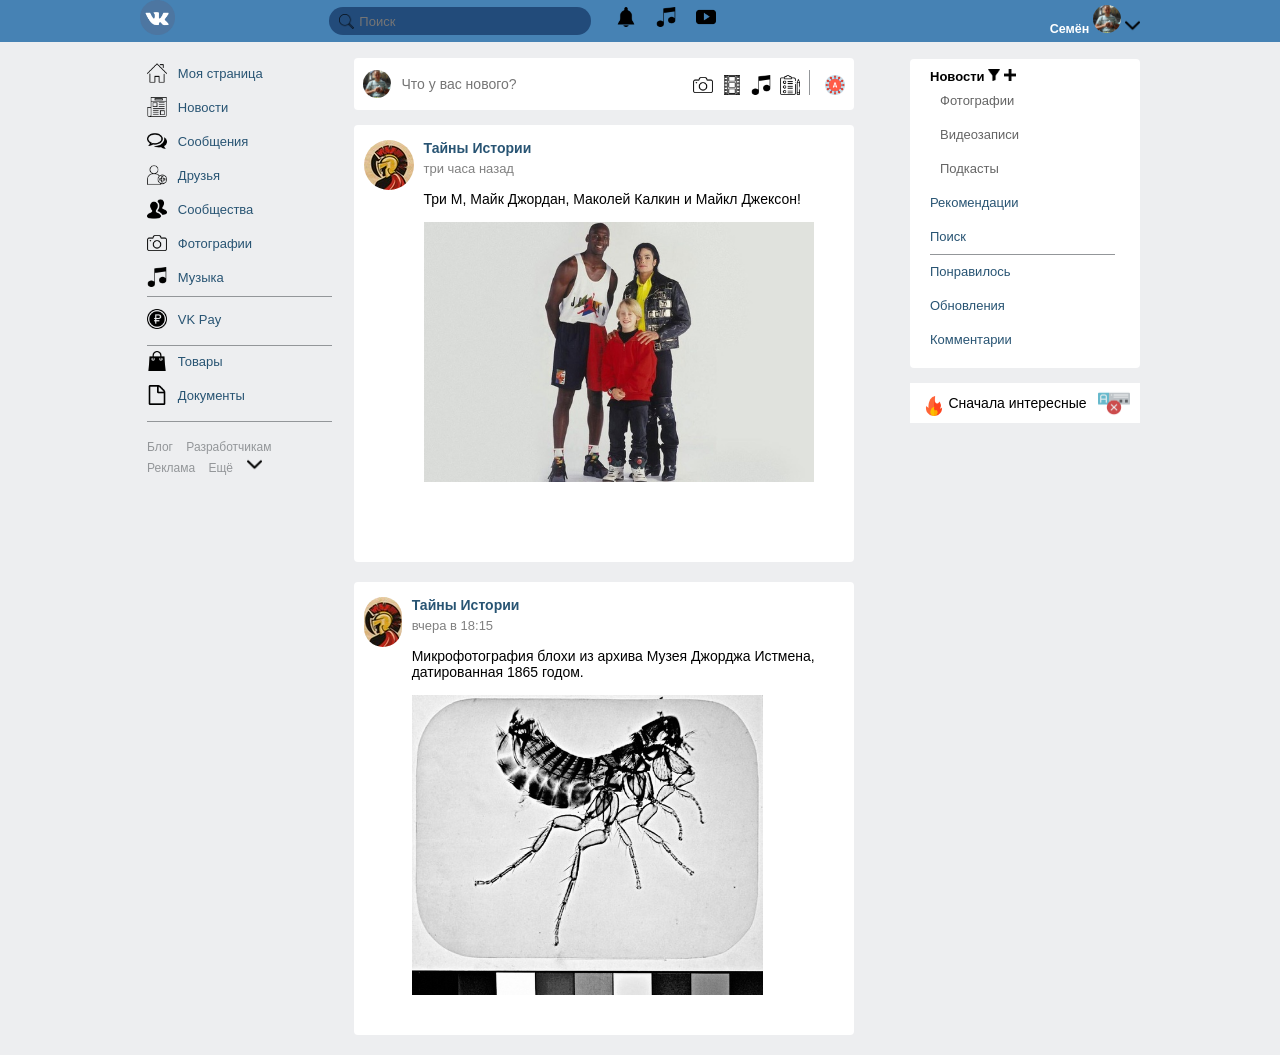
<file: vk/index.html>
<!DOCTYPE html>
<html lang="ru">
<head>
	<title>Новости</title>
	<meta charset="utf-8">
	<link rel="stylesheet" type="text/css" href="vk.css">
</head>
<body>
	<header>
		<div class="header__inner">
			<div class="logo"><img class="logo__foto" src="img/vk.png" alt="logo__foto"></div>
			<div class="search">
				<form class="search" action="#" method="POST">
					<input class="search_text" type="text" name="search" placeholder="Поиск">
				</form>
				<a class="icon__header" href="#"><img src="img/bell.png" alt="bell"></a>
				<a class="icon__header" href="#"><img src="img/player.png" alt="player"></a>
				<a class="icon__header" href="#"><img src="img/play.png" alt="play"></a>
			</div>
			<div class="user__form">
				<label for="header__drop" class="drop">
					<span id="user">Семён</span>
					<img class="user__foto" src="img/semyon-foto.jpg" alt="user-foto">
					<img class="arrow" src="img/arrow-down.png" alt="arrow-foto">
				</label>
					<input class="user__menu" id="header__drop" type="checkbox" name="user">
				<ul class="user__dropdownmenu">
						<li><a href="#">Моя страница</a></li>
						<li><a href="#">Редактировать</a></li>
						<li><a href="#">Настройки</a></li>
						<li><a href="#">Помощь</a></li>
						<li><a href="#">Выйти</a></li>
				</ul>
			</div>
		</div>
	</header>
	<main>
		<div class="container">
		<div class="left__column">
			<nav>	
				<ol>
					<li><a href="#"><span><img class="icon" src="img/home.png" alt="home"></span>   Моя страница</a></li>
					<li><a href="#"><span><img class="icon" src="img/news.png" alt="news"></span>   Новости</a></li>
					<li><a href="#"><span><img class="icon" src="img/message.png" alt="message"></span>   Сообщения</a></li>
					<li><a href="#"><span><img class="icon" src="img/friend.png" alt="friend"></span>   Друзья</a></li>
					<li><a href="#"><span><img class="icon" src="img/group.png" alt="group"></span>   Сообщества</a></li>
					<li><a href="#"><span><img class="icon" src="img/camera.png" alt="camera"></span>   Фотографии</a></li>
					<li><a href="#"><span><img class="icon" src="img/player.png" alt="player"></span>   Музыка</a></li>
					<li id="border1"><a href="#"><span><img class="icon" src="img/ruble.png" alt="ruble"></span>   VK Pay</a></li>
					<li><a href="#"><span><img class="icon" src="img/bag.png" alt="bag"></span>   Товары</a></li>
					<li id="border2"><a href="#"><span><img class="icon" src="img/blank.png" alt="blank"></span>   Документы</a></li>
				</ol>
				<div class="left__column__bottom">
					<a class="bottom" href="#">Блог</a>
					<a class="bottom" href="#">Разработчикам</a>
					<a class="bottom" href="#">Реклама</a>
						<label for="left__drop">
					<a class="bottom" href="#">Ещё</a>
					<img class="arrow" src="img/arrow-down.png" alt="arrow-foto"></label>
						<input class="left__menu" id="left__drop" type="checkbox" name="left__drop">
							<ul class="left__dropdownmenu">
								<li><a href="#">О компании</a></li>
								<li><a href="#">Вакансии</a></li>
								<li><a href="#">Правовая информация</a></li>
								<li><a href="#">Защита данных</a></li>
								<li><a href="#">Центр безопасности</a></li>
								<li><a href="#">Язык: русский</a></li>
							</ul>
				</div>
			</nav>
		</div>
		<div class="central__column">
			<div class="user__news">
				<img class="user__foto" src="img/semyon-foto.jpg" alt="user-foto">
				<input class="what" type="text" name="user" placeholder="Что у вас нового?">
				<a href="#"><img class="icon" src="img/camera.png" alt="camera"></a>
				<a href="#"><img class="icon" src="img/film.png" alt="film"></a>
				<a href="#"><img class="icon" src="img/player.png" alt="player"></a>
				<a href="#"><img class="icon" src="img/list.png" alt="list"></a>
				<a href="#"><img class="icon" id="border3" src="img/poster.png" alt="poster"></a>
			</div>
			<div class="post__one">
				<a class="icon__post" href="#"></a>
				<div class="post__header__info"><a href="#"><h6>Тайны Истории</h6></a>
				<div class="post__date">три часа назад</div>
				<div class="content">Три М, Майк Джордан, Маколей Калкин и Майкл Джексон!</div>
				<div class="post__foto"></div>
				</div>
			</div>
			<div class="post__two">
				<a class="icon__post" href="#"></a>
				<div class="post__header__info"><a href="#"><h6>Тайны Истории</h6></a>
				<div class="post__date">вчера в 18:15</div>
				<div class="content">Микрофотография блохи из архива Музея Джорджа Истмена, датированная 1865 годом.</div>
				<div class="post__foto__two"></div>
				</div>
			</div>
		</div>
		<div class="right__column">
			<div class="right__sticky">
			<ol class="right__ol">
				<a id="black" href="#">Новости
				<img class="icon__news" src="img/filter.png" alt="filter">
				<img class="icon__news" src="img/plus.png" alt="plus"></a>
					<ul class="news">
						<li><a class="gray" href="#">Фотографии</a></li>
						<li><a class="gray" href="#">Видеозаписи</a></li>
						<li><a class="gray" href="#">Подкасты</a></li>
					</ul>
							
				<li><a class="blue" href="#">Рекомендации</a></li>
				<li id="line"><a class="blue" href="#">Поиск</a></li>
				<li><a class="blue" href="#">Понравилось</a></li>
				<li><a class="blue" href="#">Обновления</a></li>
				<li><a class="blue" href="#">Комментарии</a></li>
			</ol>
			<div class="interesting">
				<img class="icon" src="img/fire.png" alt="fire">
				<label for="switch" class="check">Сначала интересные
				</label>
				<input class="check-switch" type="checkbox" id="switch">
				<span class="icon__switch"></span>
			</div>
			</div>
		</div>
	</div>
	</main>
</body>
</html>
</file>
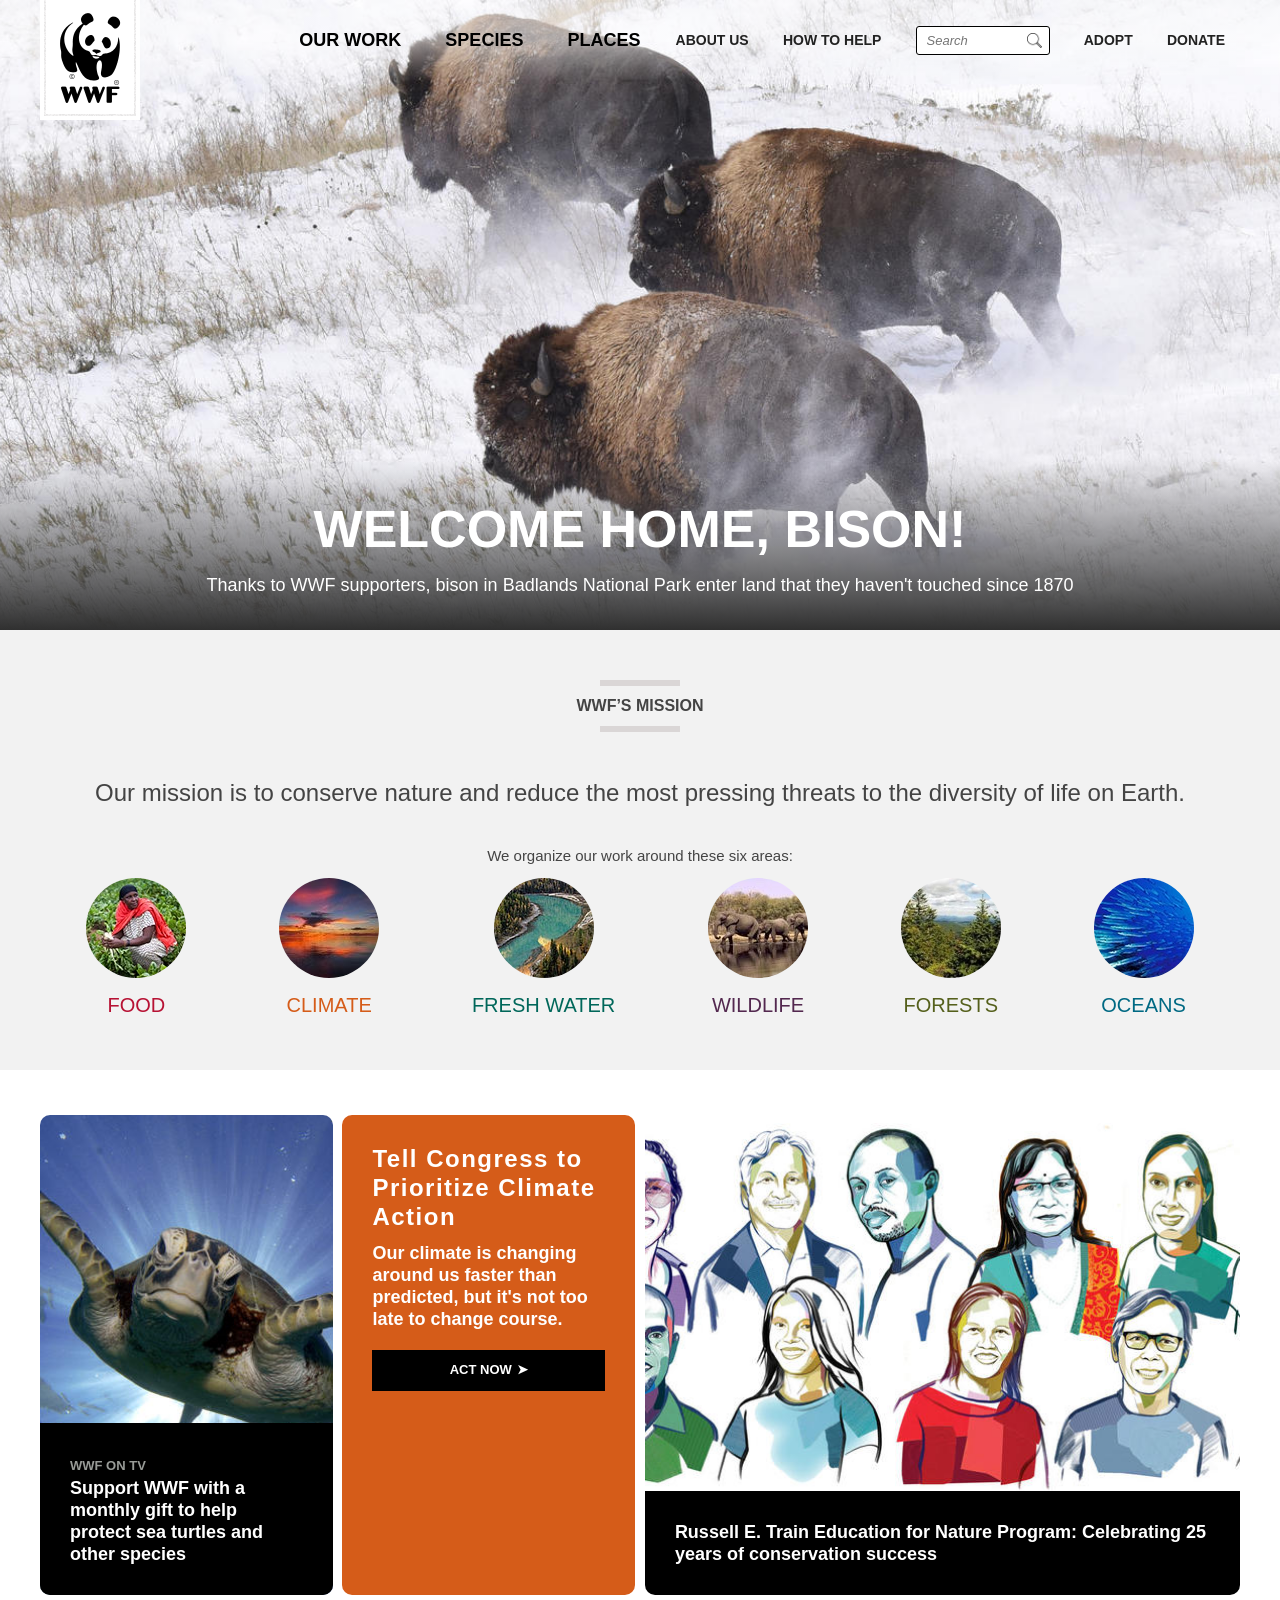
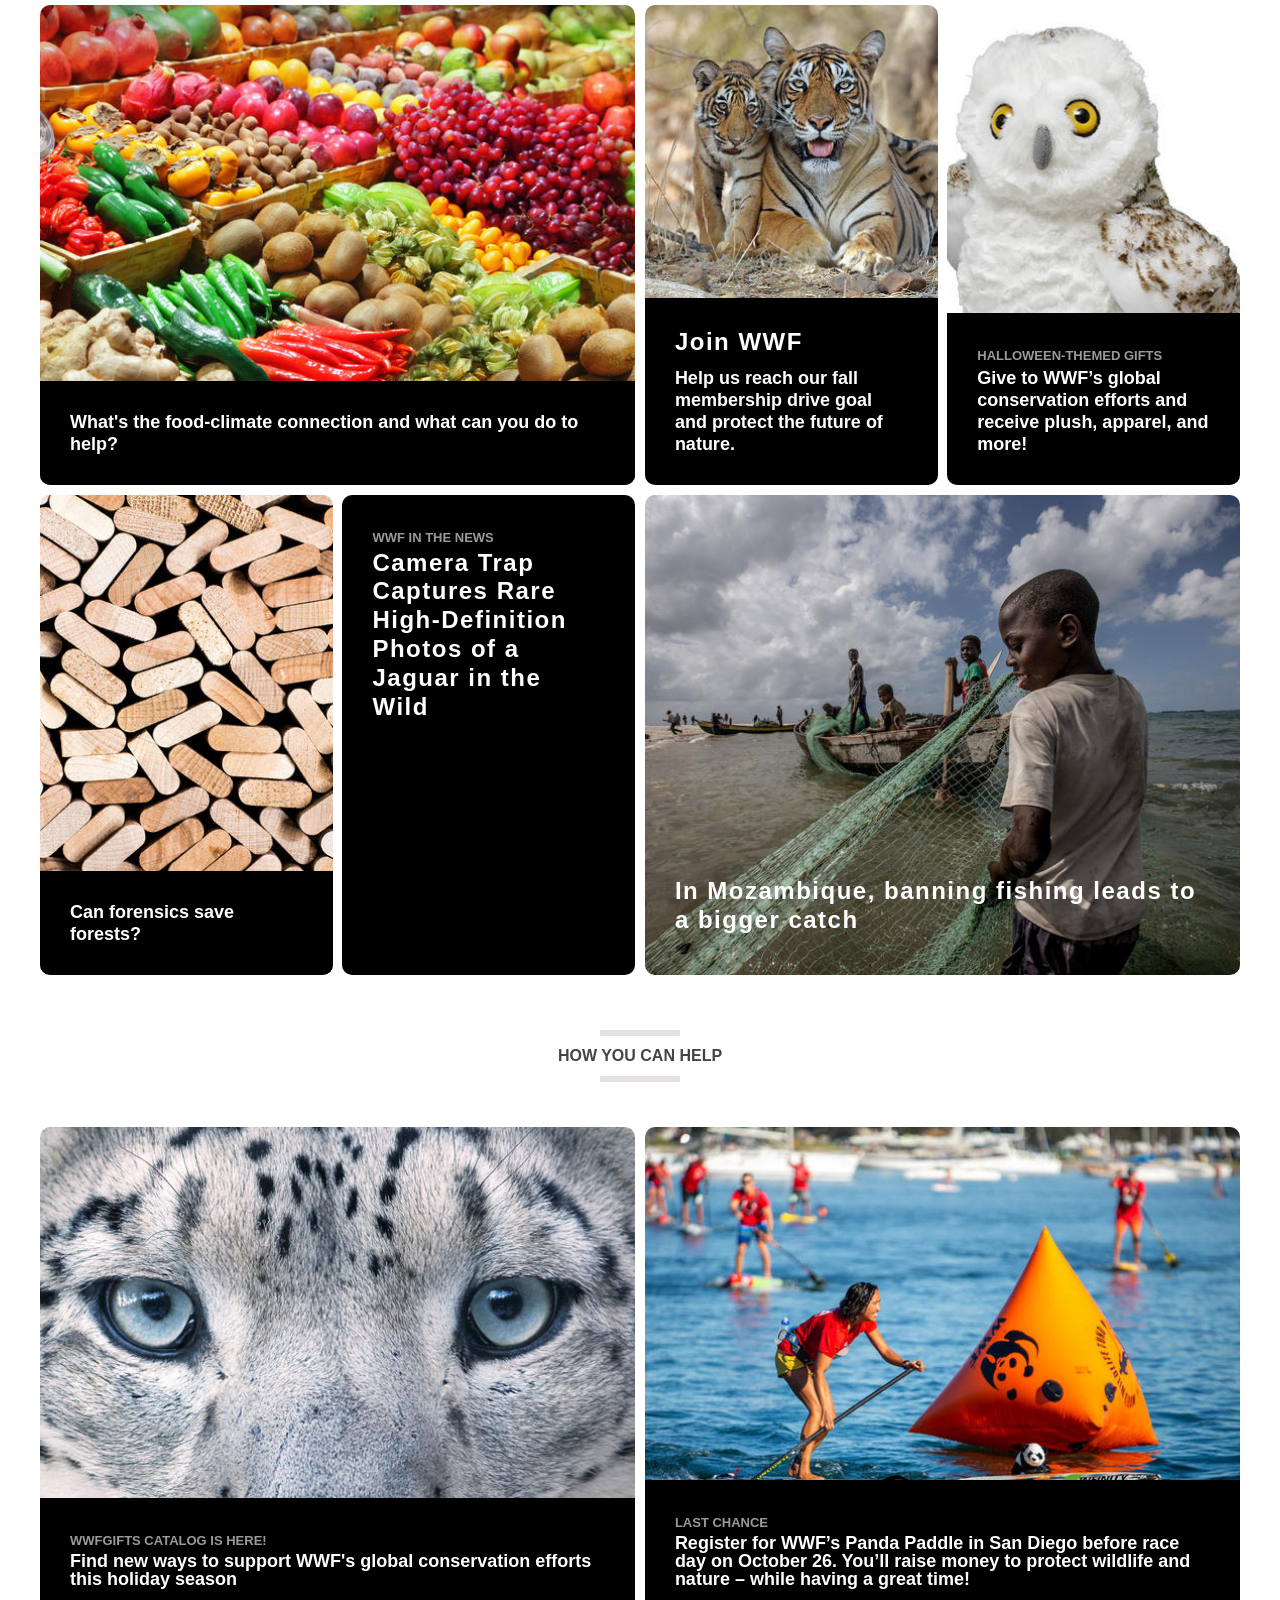
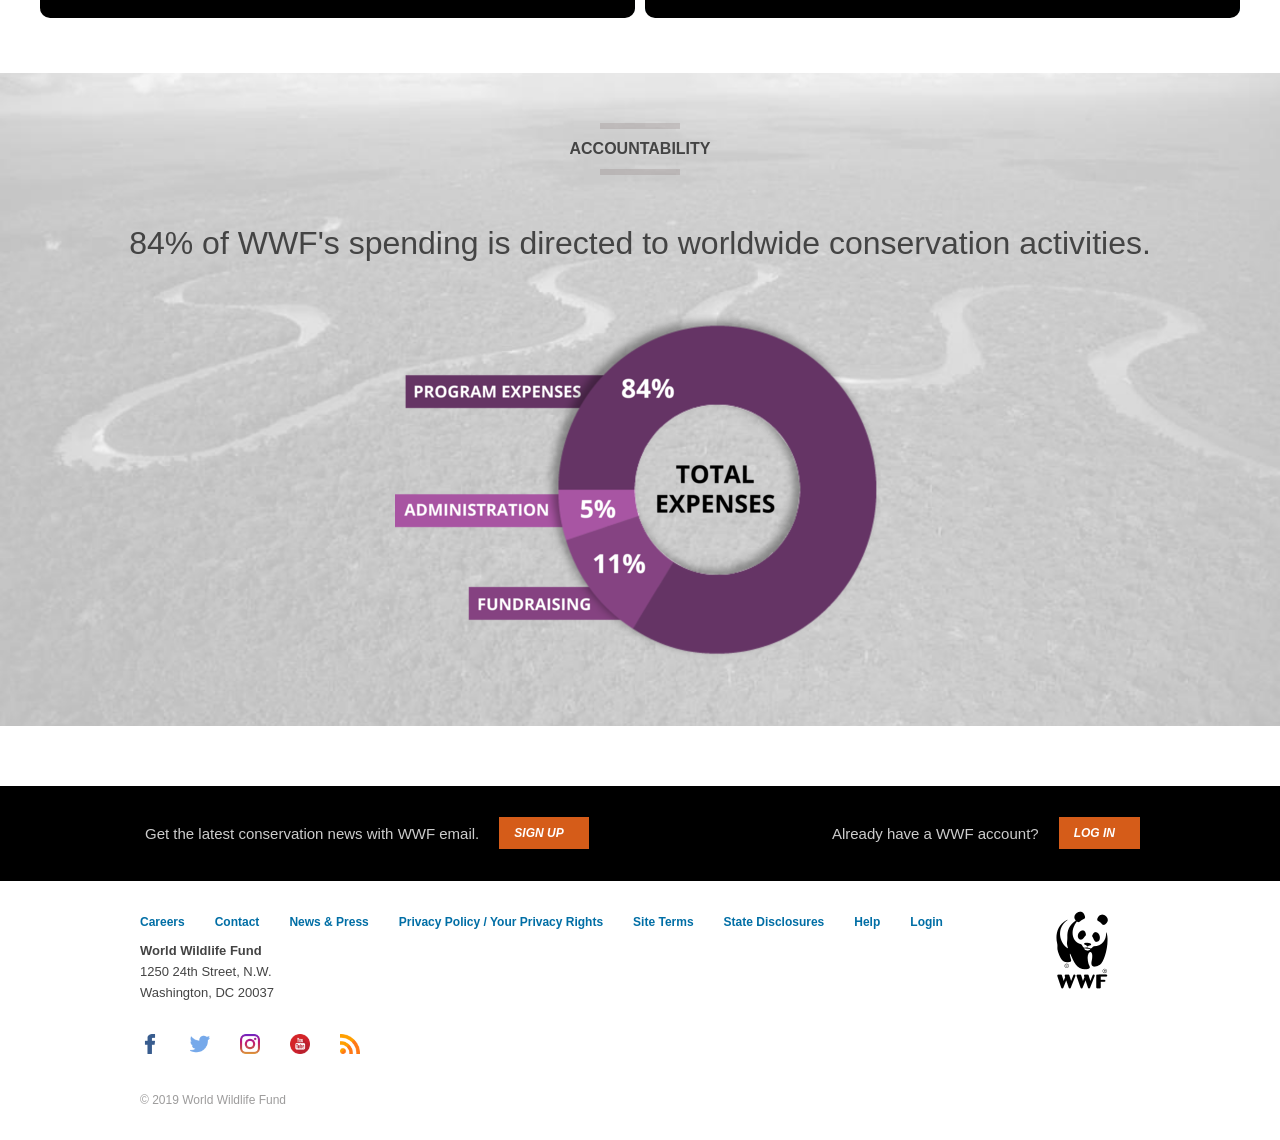
<file: worldwildlife/index.html>
<!DOCTYPE html>
<html lang="en">
<head>
	<title>WWF - Endangered Species Conservation | World Wildlife Fund</title>
	<meta charset="utf-8">
	<meta name="viewport" content="width=device-width, initial-scale=1.0">
	<link rel="stylesheet" type="text/css" href="style.css">
</head>
<body>
	<header class="header">
		<div class="top_container">
			<div class="contain">
				<div class="logo"><img src="img/logo.png" alt="panda"></div>
				<div class="right">
					<ul class="nav__right">
						<li><a href="#">about us</a></li>
						<li><a href="#">how to help</a></li>
						<li>
							<form class="search" action="#" method="POST">
								<input class="search_text" type="text" name="search" placeholder="Search">
							</form> 
						</li>
						<li><a href="#">adopt</a></li>
						<li><a href="#">donate</a></li>
					</ul>
				</div>
				<div class="left">
					<ul class="nav__left">
						<li class="dropdown_menu"><a href="#">our work</a>
							<div class="dropdown">
								<div class="first">
									<ul>
										<li><a href="#"><span>Climate</span></a></li>
										<li><a href="#"><span>Food</span></a></li>
										<li><a href="#"><span>Forests</span></a></li>
									</ul>
									<ul>
										<li><a href="#"><span>Fresh Water</span></a></li>
										<li><a href="#"><span>Oceans</span></a></li>
										<li><a href="#"><span>Wildlife</span></a></li>
									</ul>
								</div>
							</div>
						</li>
						<li class="dropdown_menu"><a href="species.html">species</a>
							<div class="dropdown">
								<div class="first">
									<ul>
										<li><a href="#"><span>Giant Pandas</span></a></li>
										<li><a href="#"><span>Tigers</span></a></li>
										<li><a href="#"><span>Elephants</span></a></li>
										<li><a href="#"><span>Gorillas</span></a></li>
									</ul>
									<ul>
										<li><a href="#"><span>Sea Turtles</span></a></li>
										<li><a href="#"><span>Polar Bears</span></a></li>
										<li><a href="#"><span>Rhinos</span></a></li>
										<li><a href="#"><span>Whales</span></a></li>
									</ul>
								</div>
							</div>
						</li>
						<li class="dropdown_menu"><a href="#">places</a>
							<div class="dropdown">
								<div class="first">
									<ul>
										<li><a href="#"><span>Amazon</span></a></li>
										<li><a href="#"><span>Arctic</span></a></li>
										<li><a href="#"><span>Borneo and Sumatra</span></a></li>
										<li><a href="#"><span>Congo Basin</span></a></li>
									</ul>
									<ul>
										<li><a href="#"><span>Coral Triangle</span></a></li>
										<li><a href="#"><span>Eastern Himalayas</span></a></li>
										<li><a href="#"><span>The Galapagos</span></a></li>
										<li><a href="#"><span>Northern Great Plains</span></a></li>
									</ul>
								</div>
							</div>
						</li>
					</ul>
				</div>
				
			</div>
		</div>
	</header>
		<div class="main__content">
			<div class="content__top">
				<a href="#">
				<div class="content__bottom">
					<div class="aside__center">
						<h2>Welcome home, bison!</h2>
						<h3>Thanks to WWF supporters, bison in Badlands National Park enter land that they haven't touched since 1870</h3>
					</div>
				</div>
				</a>
			</div>
			<div class="content__cards">
				<div class="mission">
					<div class="wrapper">
						<span class="title">WWF’s Mission</span>
						<div class="intro">
							<p class="big">Our mission is to conserve nature and reduce the most pressing threats to the diversity of life on Earth.</p>
							<p>We organize our work around these six areas:</p>
						</div>
						<div class="goal">
							<div class="goal__food">
								<a href="#"><img src="img/goal-food.jpg" alt="icon">
									<p class="red">food</p>
								</a>
							</div>
							<div class="goal__food">
								<a href="#"><img src="img/goal-climate.jpg" alt="icon">
									<p class="orange">climate</p>
								</a>
							</div>
							<div class="goal__food">
								<a href="#"><img src="img/goal-fresh-water.jpg" alt="icon">
									<p class="lite-green">fresh water</p>
								</a>
							</div>
							<div class="goal__food">
								<a href="#"><img src="img/goal-wildlife.jpg" alt="icon">
									<p class="purple">wildlife</p>
								</a>
							</div>
							<div class="goal__food">
								<a href="#"><img src="img/goal-forests.jpg" alt="icon">
									<p class="green">forests</p>
								</a>
							</div>
							<div class="goal__food">
								<a href="#"><img src="img/goal-oceans.jpg" alt="icon">
									<p class="blue">oceans</p></a>
							</div>
						</div>
					</div>
				</div>
			</div>
			<div class="wrapper__center">
				<div class="box box_black box-1">
					<a href="#"><img src="img/turtle.jpg" alt="icon">
						<div class="included_black box-1">
							<span class="label">WWF ON TV</span>
							<p>Support WWF with a monthly gift to help protect sea turtles and other species</p>
						</div>
					</a>
				</div>
				<div class="box box_orange box-2">
					<div class="box-2__block">
					<a href="#">
						<div class="included__box-2">
							<h3 class="hdr">Tell Congress to Prioritize Climate Action</h3>
							<p>Our climate is changing around us faster than predicted, but it's not too late to change course.</p>
							<span class="button_black button">ACT NOW</span>
						</div>
					</a>
					</div>
				</div>
				<div class="box box_black box-3"> 
					<a href="#"><img src="img/efn-hero.jpg" alt="icon">
						<div class="included_black box-3">
							<p>Russell E. Train Education for Nature Program: Celebrating 25 years of conservation success</p>
						</div>
					</a>
				</div>
				<div class="box box_black box-4"> 
					<a href="#"><img src="img/food.jpg" alt="icon">
						<div class="included_black box-4">
							<p>What's the food-climate connection and what can you do to help?</p>
						</div>
					</a>
				</div>
				<div class="box box_black box-5">
					<a href="#"><img src="img/tigers.jpg" alt="icon">
						<div class="included_black box-5">
							<h3 class="hdr">Join WWF</h3>
							<p>Help us reach our fall membership drive goal and protect the future of nature.</p>
						</div>
					</a>
				</div>
				<div class="box box_black box-6">
					<a href="#"><img src="img/owl.jpg" alt="icon">
						<div class="included_black box-6">
							<span class="label">Halloween-themed Gifts</span>
							<p>Give to WWF’s global conservation efforts and receive plush, apparel, and more! </p>
						</div>
					</a>
				</div>
				<div class="box box_black box-7"> 
					<a href="#"><img src="img/woods.jpg" alt="icon">
						<div class="included_black box-7">
							<p>Can forensics save forests?</p>
						</div>
					</a>
				</div>
				<div class="box box_black box-8">
					<a href="#">
						<div class="included_box-8">
							<span class="label">WWF In the News</span>
							<h3 class="hdr">Camera Trap Captures Rare High-Definition Photos of a Jaguar in the Wild</h3>
						</div>
						<div></div>
					</a>
				</div>
				<div class="box box_black box-9">
					<a href="#"><img src="img/fishers.jpg" alt="icon">
						<div class="included_black box-9">
							<span class="label"></span>
							<h3 class="hdr">In Mozambique, banning fishing leads to a bigger catch</h3>
						</div>
					</a>
				</div>
			</div>
			<div class="wrapper_cell">
				<div class="wrapper">
							<span class="title">How you can help</span>
				</div>
			</div>
			<div class="wrapper__bottom">
				<div class="box box_black box-1">
					<a href="#"><img src="img/jaguar.jpg" alt="icon">
						<div class="included_black box-1">
							<span class="label">WWFGifts Catalog is here!</span>
							<p>Find new ways to support WWF's global conservation efforts this holiday season</p>
						</div>
					</a>
				</div>
				<div class="box box_black box-2">
					<a href="#"><img src="img/panda.jpg" alt="icon">
						<div class="included_black box-2">
							<span class="label">Last Chance</span>
							<p>Register for WWF’s Panda Paddle in San Diego before race day on October 26. You’ll raise money to protect wildlife and nature – while having a great time!</p>
						</div>
					</a>
				</div>
			</div>
			<div class="wrapper__account">
				<div class="wrapper">
					<span class="title">Accountability</span>
					<div class="subtext">
						<p>84% of WWF's spending is directed to worldwide conservation activities.</p>
					</div>
						<a href="#"><img src="img/total.png" alt="icon"></a>
				</div>
			</div>
		</div>
	<footer>
		<div class="email_singUp_logIn">
			<div class="wrapper row">
				<div class="cell email_singUp">
					<p>Get the latest conservation news with WWF email.</p>
					<div class="email_singUp_input">
						<a class="button" href="#">Sign up</a>
					</div>
				</div>
				<div class="cell logIn">
					<p>Already have a WWF account?</p>
					<div class="email_singUp_input">
						<a class="button" href="#">Log in</a>
					</div>
				</div>
			</div>
		</div>
		<div class="top-wrapper">
			<div class="contain_menu">
				<span class="logo_alt"><img src="img/logo-footer.png" alt="icon"></span>
				<ul class="nav">
					<li><a href="#">Careers</a></li>
					<li><a href="#">Contact</a></li>
					<li><a href="#">News & Press</a></li>
					<li><a href="#">Privacy Policy / Your Privacy Rights</a></li>
					<li><a href="#">Site Terms</a></li>
					<li><a href="#">State Disclosures</a></li>
					<li><a href="#">Help</a></li>
					<li><a href="#">Login</a></li>
				</ul>
				<p class="address">
					<strong>World Wildlife Fund</strong><br>
					1250 24th Street, N.W.<br>
					Washington, DC 20037
				</p>
				<ul class="nav nav_social">
					<li><a href="#"><img src="img/facebook.png" alt="icon"></a></li>
					<li><a href="#"><img src="img/twitter.png" alt="icon"></a></li>
					<li><a href="#"><img src="img/instagram.png" alt="icon"></a></li>
					<li><a href="#"><img src="img/youtube.png" alt="icon"></a></li>
					<li><a href="#"><img src="img/rss.png" alt="icon"></a></li>
				</ul> 
				<p class="copyright">© 2019 World Wildlife Fund</p>
			</div>
		</div>
	</footer>		
</body>
</html>
</file>
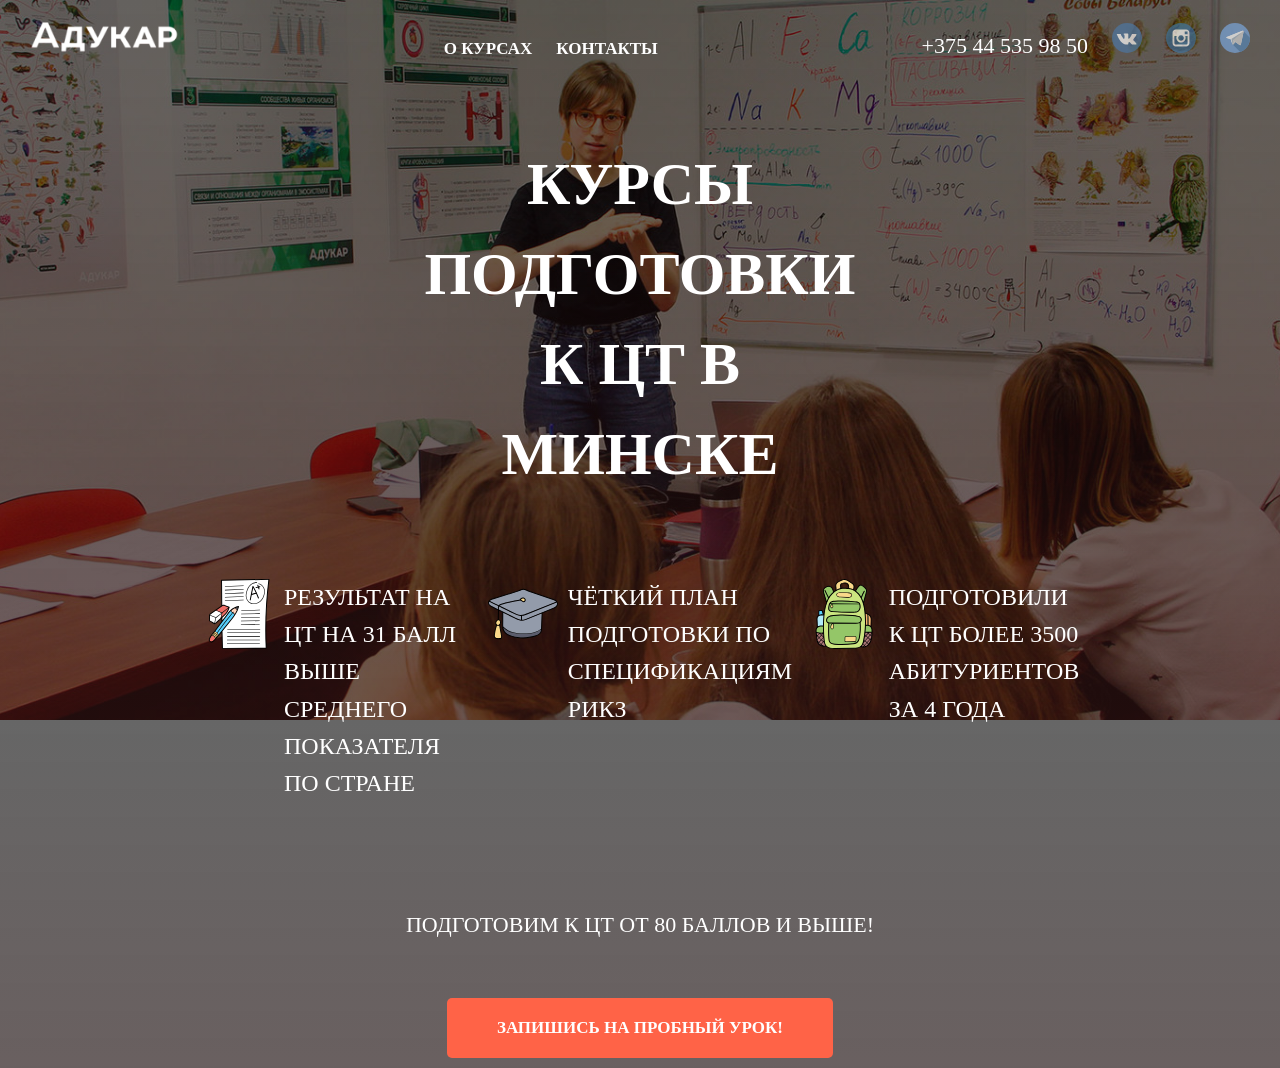
<file: adukar/adukar.html>
<!DOCTYPE html>
<html lang="ru">
<head>
	<title>Header курсов подготовки к ЦТ от АДУКАР</title>
	<meta charset="utf-8">
	<link rel="stylesheet" type="text/css" href="adukar.css">
</head>
<body>
	<header class="header">
		<div class="maincontainer">
			<div class="logo">
				<a href="#"><img class="logo_foto" src="img/Adukar_Logo1.png" alt="logotip"></a>
			</div>
		<nav>
				<a class="nav__link" href="#" id="right">О курсах</a>
				<a class="nav__link" href="#">Контакты</a>
		</nav>
			<div class="contact__link">
				<a href="tel:+375445359850"><span>+375 44 535 98 50</span></a>
				<a href="#"><img class="icon" src="img/vk.svg" alt="icon_vk"></a>
				<a href="#"><img class="icon" src="img/instagram.svg" alt="icon_insta"></a>
				<a href="#"><img class="icon" src="img/telegram.svg" alt="icon_telegram"></a>
			</div>
		</div>
		<div class="title">
			<h1>Курсы подготовки к ЦТ в Минске</h1>
		</div>
		<div class="profit">
				<div class="profit_1">
					<img class="foto" src="img/exam_1.svg" alt="Лист">
					<h2>РЕЗУЛЬТАТ НА ЦТ НА 31 БАЛЛ ВЫШЕ СРЕДНЕГО ПОКАЗАТЕЛЯ ПО СТРАНЕ</h2>
				</div>
				<div class="profit_2">
					<img class="foto" src="img/mortarboard.svg" alt="Шапочка">
					<h2>ЧЁТКИЙ ПЛАН ПОДГОТОВКИ ПО СПЕЦИФИКАЦИЯМ РИКЗ</h2>
				</div>
				<div class="profit_3">
					<img class="foto" src="img/backpack.svg" alt="Рюкзак">
					<h2>ПОДГОТОВИЛИ К ЦТ БОЛЕЕ 3500 АБИТУРИЕНТОВ ЗА 4 ГОДА</h2>
				</div>
		</div>
		<div class="bal">ПОДГОТОВИМ К ЦТ ОТ 80 БАЛЛОВ И ВЫШЕ!</div>
		<div class="zapis">
			<a class="button" href="#zapis">ЗАПИШИСЬ НА ПРОБНЫЙ УРОК!</a>
		</div>
	</header>
</body>
</html>
</file>
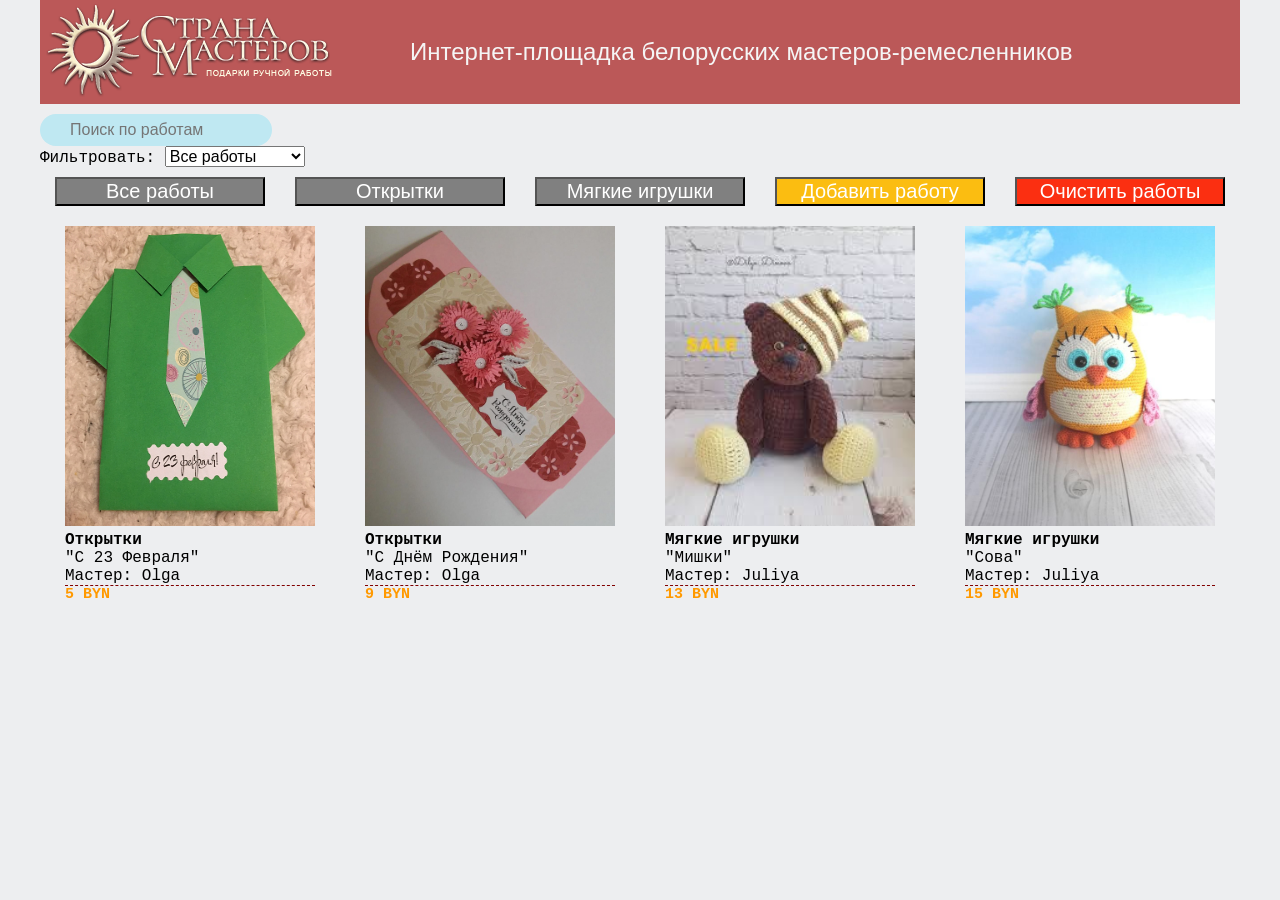
<file: JS-project/project.html>
<!DOCTYPE html>
<html lang='en'>
<head>
	<meta charset='utf-8'>
	<link rel="stylesheet" type="text/css" href="style.css">
	<title>JS-project</title>
</head>
<body>
	<header> 
		<div class="top__container">
			<div class="logo"><img src="img/logo.png" alt="photo"></div>
			<div class=title>Интернет-площадка белорусских мастеров-ремесленников</div>
		</div>
	</header>
	<main>
		<div class="search">
			<form action="#" method="" id='search-form'>
				<input class="search-text" type="text" name="search" placeholder="Поиск по работам">
			</form>
			<label for="select">Фильтровать:</label>
			<select name="select" id="filter"></select>
		</div>
		<div class="sort">
			<span><button id="all" type="button">Все работы</button></span>
			<span><button id="cards" type="button">Открытки</button></span>
			<span><button id="toys" type="button">Мягкие игрушки</button></span>
			<span><button id="add" type="button">Добавить работу</button></span>
			<span><button id="clear" type="button">Очистить работы</button></span>
		</div>
		<div id='data'></div>
	</main>
	<script src='script.js'></script>
</body>
</html>
</file>
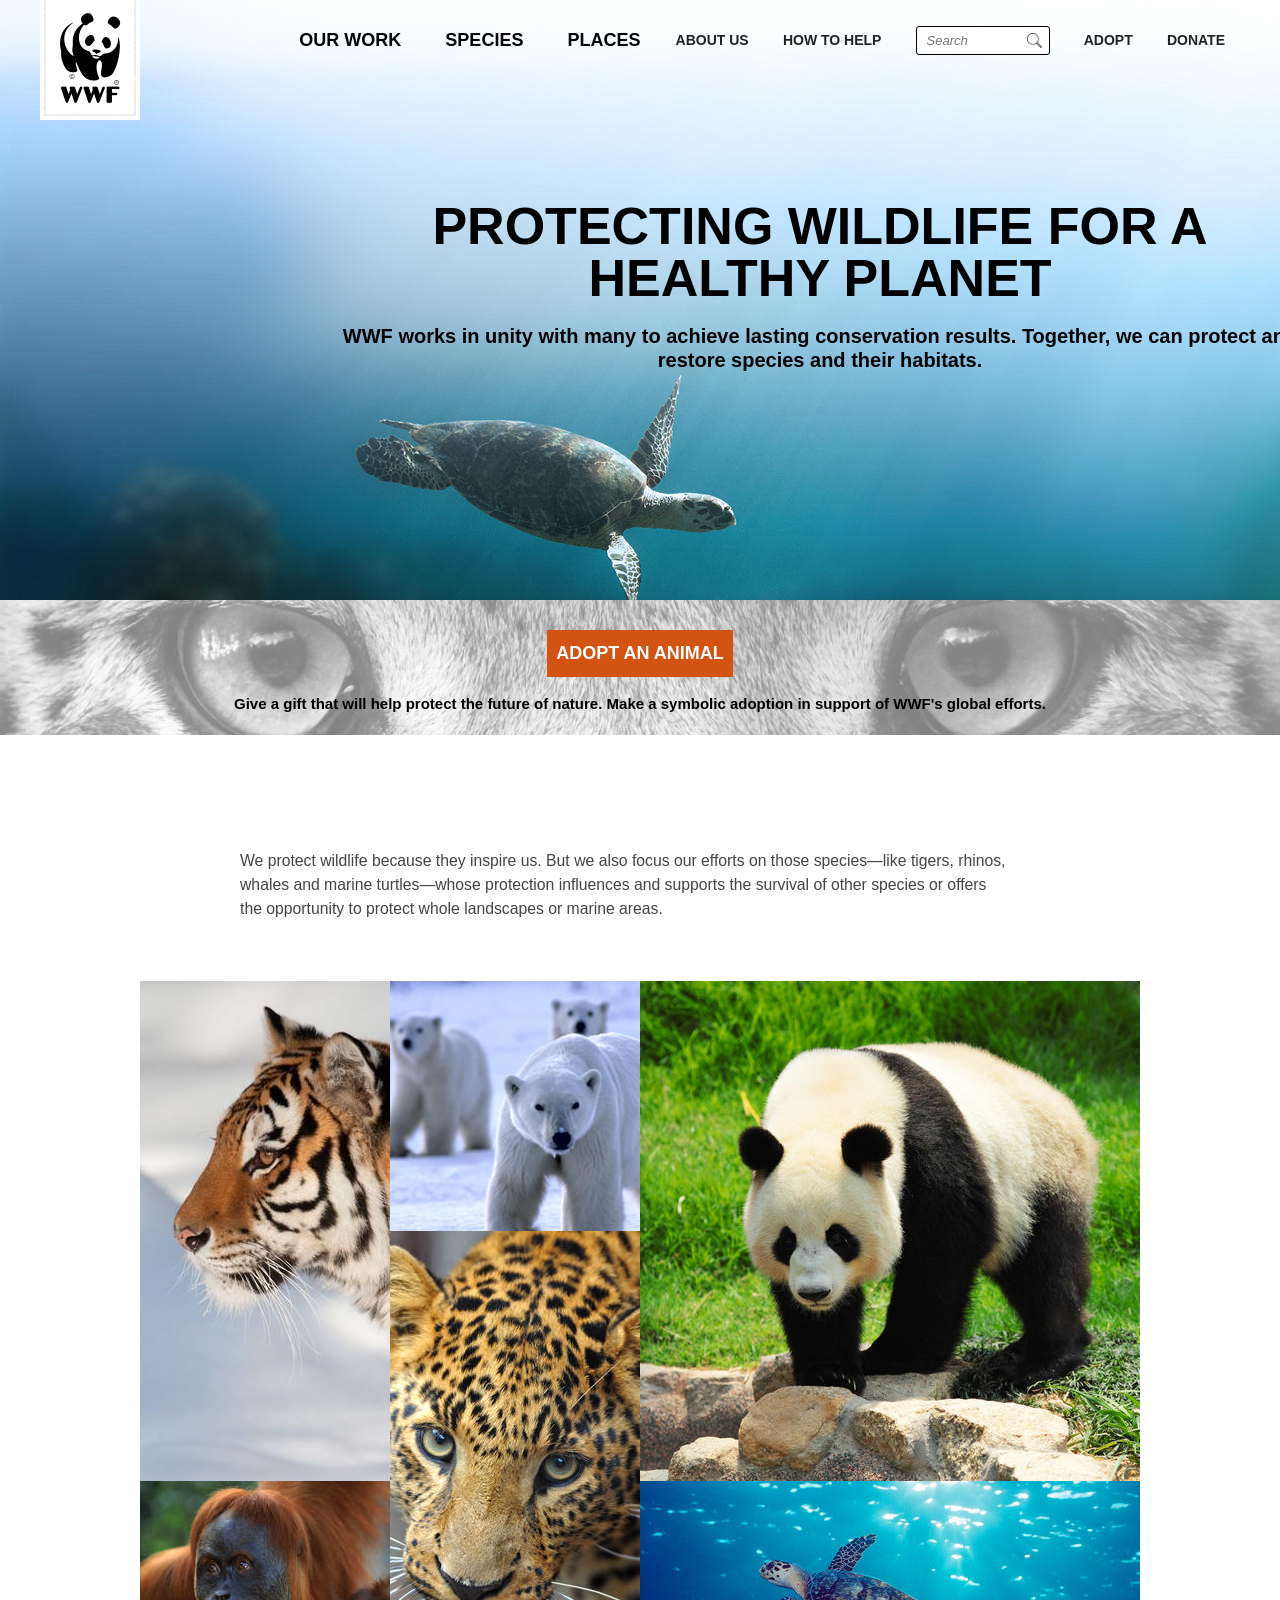
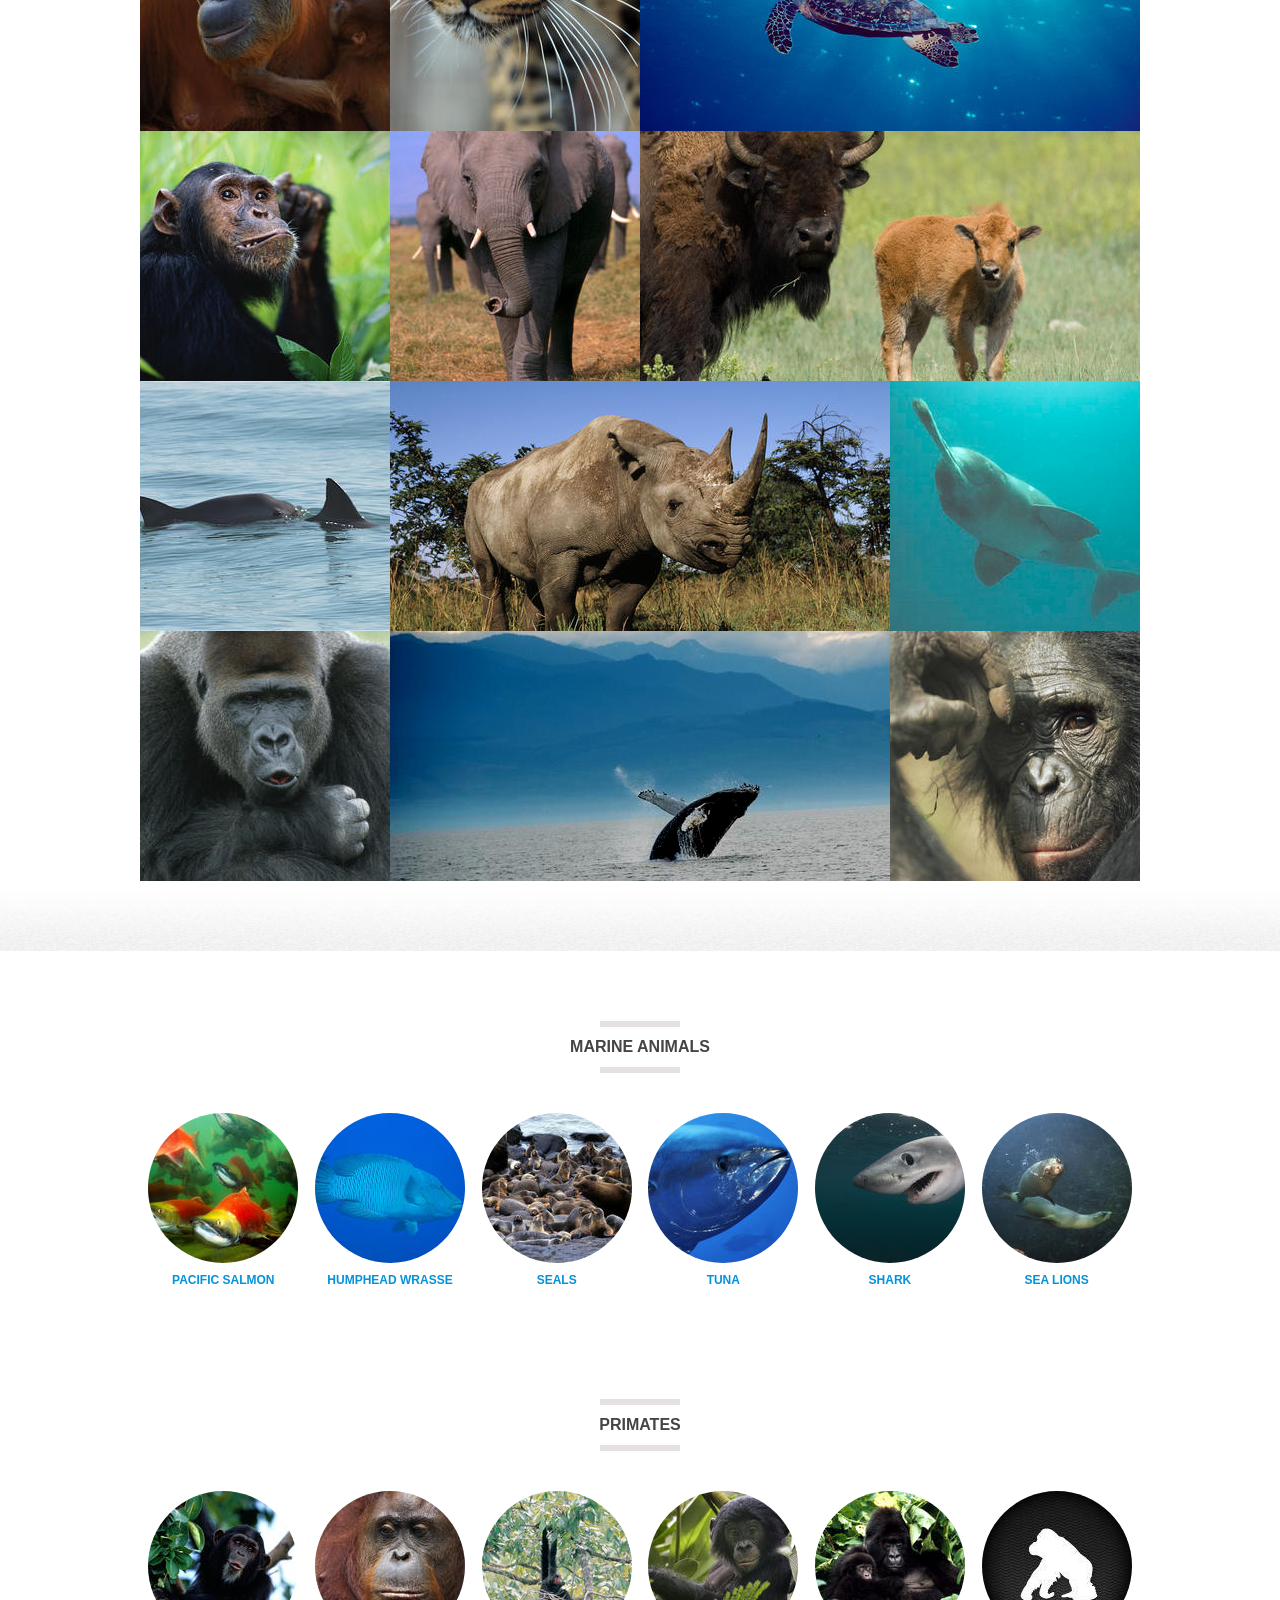
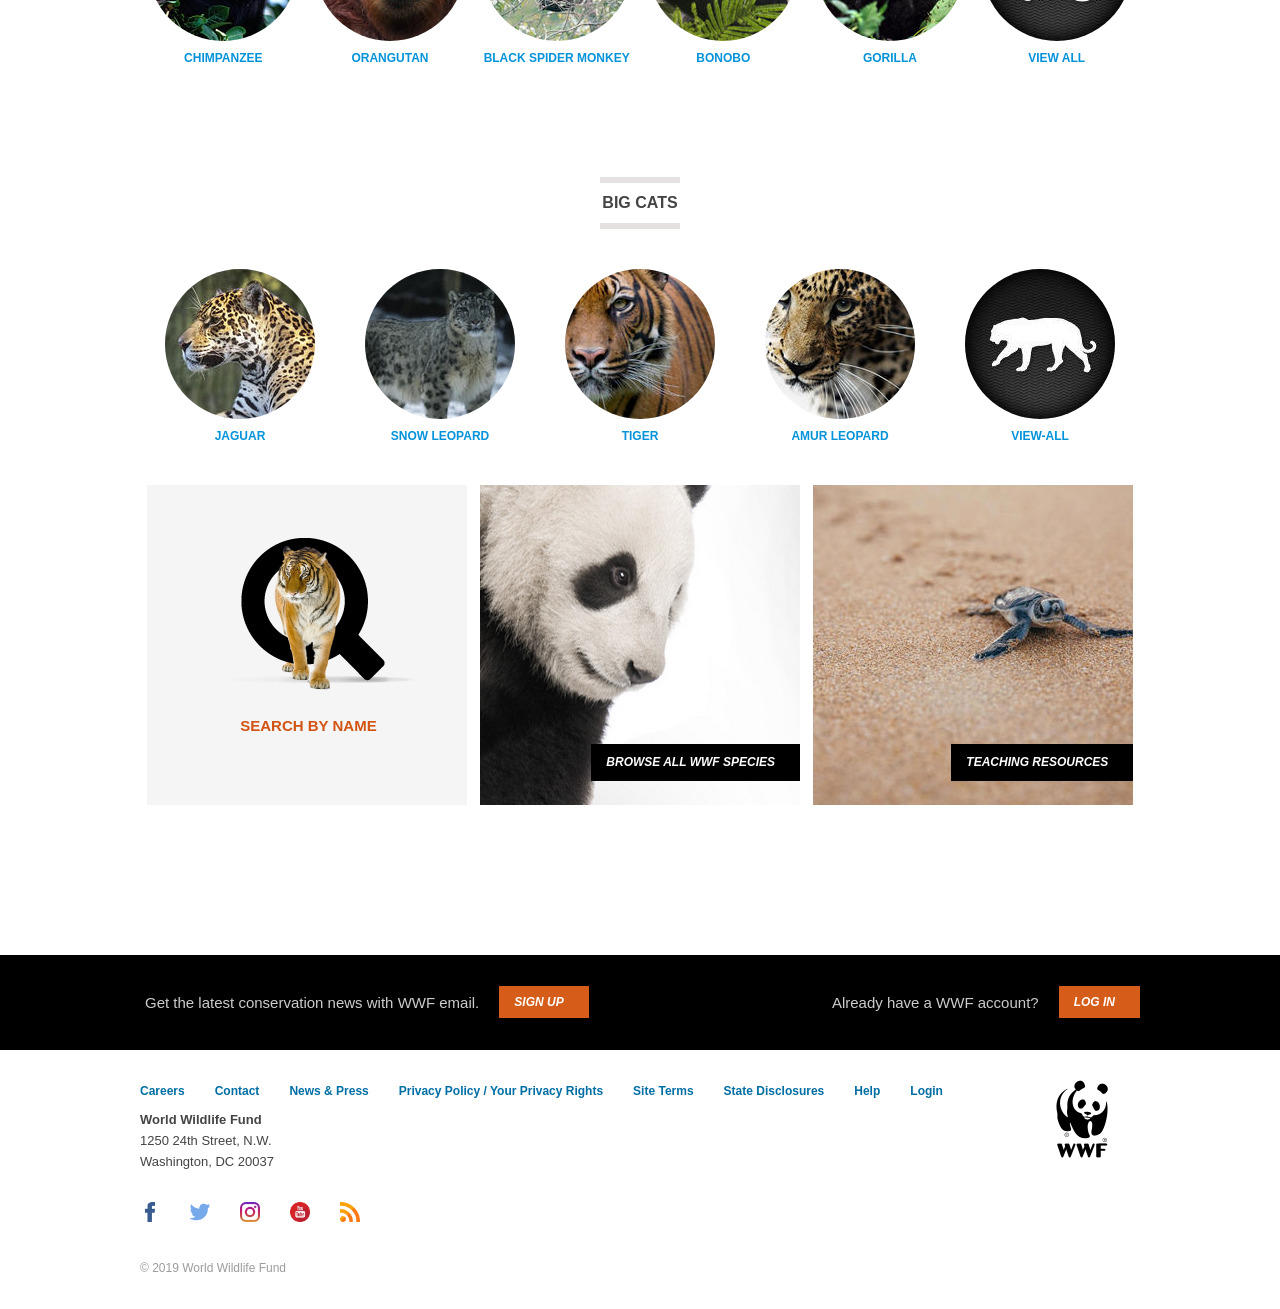
<file: worldwildlife/species.html>
<!DOCTYPE html>
<html lang="en">
<head>
	<title>Species | Protecting Wildlife | World Wildlife Fund</title>
	<meta charset="utf-8">
	<meta name="viewport" content="width=device-width, initial-scale=1.0">
	<link rel="stylesheet" type="text/css" href="style.css">
</head>
<body>
	<header class="header">
		<div class="top_container">
			<div class="contain">
				<div class="logo"><img src="img/logo.png" alt="panda"></div>
				<div class="right">
					<ul class="nav__right">
						<li><a href="#">about us</a></li>
						<li><a href="#">how to help</a></li>
						<li>
							<form class="search" action="#" method="POST">
								<input class="search_text" type="text" name="search" placeholder="Search">
							</form> 
						</li>
						<li><a href="#">adopt</a></li>
						<li><a href="#">donate</a></li>
					</ul>
				</div>
				<div class="left">
					<ul class="nav__left">
						<li class="dropdown_menu"><a href="index.html">our work</a>
							<div class="dropdown">
								<div class="first">
									<ul>
										<li><a href="#"><span>Climate</span></a></li>
										<li><a href="#"><span>Food</span></a></li>
										<li><a href="#"><span>Forests</span></a></li>
									</ul>
									<ul>
										<li><a href="#"><span>Fresh Water</span></a></li>
										<li><a href="#"><span>Oceans</span></a></li>
										<li><a href="#"><span>Wildlife</span></a></li>
									</ul>
								</div>
							</div>
						</li>
						<li class="dropdown_menu"><a href="#">species</a>
							<div class="dropdown">
								<div class="first">
									<ul>
										<li><a href="#"><span>Giant Pandas</span></a></li>
										<li><a href="#"><span>Tigers</span></a></li>
										<li><a href="#"><span>Elephants</span></a></li>
										<li><a href="#"><span>Gorillas</span></a></li>
									</ul>
									<ul>
										<li><a href="#"><span>Sea Turtles</span></a></li>
										<li><a href="#"><span>Polar Bears</span></a></li>
										<li><a href="#"><span>Rhinos</span></a></li>
										<li><a href="#"><span>Whales</span></a></li>
									</ul>
								</div>
							</div>
						</li>
						<li class="dropdown_menu"><a href="#">places</a>
							<div class="dropdown">
								<div class="first">
									<ul>
										<li><a href="#"><span>Amazon</span></a></li>
										<li><a href="#"><span>Arctic</span></a></li>
										<li><a href="#"><span>Borneo and Sumatra</span></a></li>
										<li><a href="#"><span>Congo Basin</span></a></li>
									</ul>
									<ul>
										<li><a href="#"><span>Coral Triangle</span></a></li>
										<li><a href="#"><span>Eastern Himalayas</span></a></li>
										<li><a href="#"><span>The Galapagos</span></a></li>
										<li><a href="#"><span>Northern Great Plains</span></a></li>
									</ul>
								</div>
							</div>
						</li>
					</ul>
				</div>
				
			</div>
		</div>
	</header>
		<div class="content">
			<div class="section__top">
				<div class="section__box">
					<img src="img/header-image-species.jpg" alt="icon">
				</div>
				<div class="wrapper__hero">
					<div class="index__hero">
						<h1 class="hero-h1">Protecting wildlife for a healthy planet</h1>
						<h2 class="hero-h2">WWF works in unity with many to achieve lasting conservation results. Together, we can protect and restore species and their habitats.</h2>
					</div>
				</div>
			</div>
			<div class="section__under__top">
				<div class="inner">
					<a href="#"><h2 class="btn bottom-1">Adopt an Animal</h2></a>
						<div class="index-cta">
							<p class="gift">Give a gift that will help protect the future of nature. Make a symbolic adoption in support of WWF's global efforts.</p>

						</div>	
					
				</div>

			</div>
			<div class="section__animals">
				<div class="wrapper__animals">
					<div class="target">
						<p class="protect">We protect wildlife because they inspire us. But we also focus our efforts on those species—like tigers, rhinos, whales and marine turtles—whose protection influences and supports the survival of other species or offers the opportunity to protect whole landscapes or marine areas.</p>
					</div>
					<div class="masonry">
						<div class="case-1">
							<a href="#"><img src="img/tiger.jpg" alt="icon">
							</a>
						</div>
						<div class="case-2">
							<a href="#"><img src="img/polar-bear.jpg" alt="icon">
							</a>
						</div>
						<div class="case-3">
							<a href="#"><img src="img/giant-panda.jpg" alt="icon">
							</a>
						</div>
						<div class="case-4">
							<a href="#"><img src="img/orangutan.jpg" alt="icon">
							</a>
						</div>
						<div class="case-5">
							<a href="#"><img src="img/amur-leopard.jpg" alt="icon">
							</a>
						</div>
						<div class="case-6">
							<a href="#"><img src="img/sea-turtle.jpg" alt="icon">
							</a>
						</div>
						<div class="case-7">
							<a href="#"><img src="img/chimpanzee.jpg" alt="icon">
							</a>
						</div>
						<div class="case-8">
							<a href="#"><img src="img/elephant.jpg" alt="icon">
							</a>
						</div>
						<div class="case-9">
							<a href="#"><img src="img/plains-bison.jpg" alt="icon">
							</a>
						</div>
						<div class="case-10">
							<a href="#"><img src="img/vaquita.jpg" alt="icon">
							</a>
						</div>
						<div class="case-11">
							<a href="#"><img src="img/rhino.jpg" alt="icon">
							</a>
						</div>
						<div class="case-12">
							<a href="#"><img src="img/dolphin.jpg" alt="icon">
							</a>
						</div>
						<div class="case-13">
							<a href="#"><img src="img/gorilla.jpg" alt="icon">
							</a>
						</div>
						<div class="case-14">
							<a href="#"><img src="img/whale.jpg" alt="icon">
							</a>
						</div>
						<div class="case-15">
							<a href="#"><img src="img/bonobo.jpg" alt="icon">
							</a>
						</div>
					</div>
				</div>
			</div>
					<div class="wrapper another">
						<span class="title two">Marine Animals</span>
						<div class="goal">
							<div class="item">
								<a href="#"><img src="img/pacific-salmon.jpg" alt="icon">
									<p class="species">pacific salmon</p>
								</a>
							</div>
							<div class="item">
								<a href="#"><img src="img/humphead-wrasse.jpg" alt="icon">
									<p class="species">humphead wrasse</p>
								</a>
							</div>
							<div class="item">
								<a href="#"><img src="img/seals.jpg" alt="icon">
									<p class="species">seals</p>
								</a>
							</div>
							<div class="item">
								<a href="#"><img src="img/tuna.jpg" alt="icon">
									<p class="species">tuna</p>
								</a>
							</div>
							<div class="item">
								<a href="#"><img src="img/shark.jpg" alt="icon">
									<p class="species">shark</p>
								</a>
							</div>
							<div class="item">
								<a href="#"><img src="img/sea-lion.jpg" alt="icon">
									<p class="species">sea lions</p></a>
							</div>
						</div>
					</div>
					<div class="wrapper another">
						<span class="title two">Primates</span>
						<div class="goal">
							<div class="item">
								<a href="#"><img src="img/chimpanzee-primates.jpg" alt="icon">
									<p class="species">chimpanzee</p>
								</a>
							</div>
							<div class="item">
								<a href="#"><img src="img/orangutan-primates.jpg" alt="icon">
									<p class="species">orangutan</p>
								</a>
							</div>
							<div class="item">
								<a href="#"><img src="img/black-spider-monkey-primates.jpg" alt="icon">
									<p class="species">black spider monkey</p>
								</a>
							</div>
							<div class="item">
								<a href="#"><img src="img/bonobo-primates.jpg" alt="icon">
									<p class="species">bonobo</p>
								</a>
							</div>
							<div class="item">
								<a href="#"><img src="img/gorilla-primates.jpg" alt="icon">
									<p class="species">gorilla</p>
								</a>
							</div>
							<div class="item">
								<a href="#"><img src="img/view-all-primates.jpeg" alt="icon">
									<p class="species">view all</p></a>
							</div>
						</div>
					</div>
					<div class="wrapper another">
						<span class="title two">Big cats</span>
						<div class="goal">
							<div class="item">
								<a href="#"><img src="img/jaguar-cats.jpg" alt="icon">
									<p class="species">jaguar</p>
								</a>
							</div>
							<div class="item">
								<a href="#"><img src="img/snow-leopard-cats.jpg" alt="icon">
									<p class="species">snow leopard</p>
								</a>
							</div>
							<div class="item">
								<a href="#"><img src="img/tiger-cats.jpg" alt="icon">
									<p class="species">tiger</p>
								</a>
							</div>
							<div class="item">
								<a href="#"><img src="img/amur-leopard-cats.jpg" alt="icon">
									<p class="species">amur leopard</p>
								</a>
							</div>
							<div class="item">
								<a href="#"><img src="img/view-all-cats.jpeg" alt="icon">
									<p class="species">view-all</p>
								</a>
							</div>
							
						</div>
					</div>
			<div class="section__bottom">
				<div class="wrapper__last">
					<div class="card-species search" alt="icon">
						<a href="#"><img src="img/search-by-name.png">		
						<span class="search-label cta">Search By Name</span>
						</a>	 			
					</div>
					<div class="card-species" alt="icon">
						<a href="#"><img src="img/browse-all.jpg">		
						<span class="btn-simple cta">Browse All WWF Species</span>	 
						</a>			
					</div>
					<div class="card-species" alt="icon">
						<a href="#"><img src="img/teaching.jpg">		
						<span class="btn-simple cta">Teaching resources</span>	 
						</a>			
					</div>
				</div>						
			</div>
		</div>
	<footer>
		<div class="email_singUp_logIn">
			<div class="wrapper row">
				<div class="cell email_singUp">
					<p>Get the latest conservation news with WWF email.</p>
					<div class="email_singUp_input">
						<a class="button" href="#">Sign up</a>
					</div>
				</div>
				<div class="cell logIn">
					<p>Already have a WWF account?</p>
					<div class="email_singUp_input">
						<a class="button" href="#">Log in</a>
					</div>
				</div>
			</div>
		</div>
		<div class="top-wrapper">
			<div class="contain_menu">
				<span class="logo_alt"><img src="img/logo-footer.png" alt="icon"></span>
				<ul class="nav">
					<li><a href="#">Careers</a></li>
					<li><a href="#">Contact</a></li>
					<li><a href="#">News & Press</a></li>
					<li><a href="#">Privacy Policy / Your Privacy Rights</a></li>
					<li><a href="#">Site Terms</a></li>
					<li><a href="#">State Disclosures</a></li>
					<li><a href="#">Help</a></li>
					<li><a href="#">Login</a></li>
				</ul>
				<p class="address">
					<strong>World Wildlife Fund</strong><br>
					1250 24th Street, N.W.<br>
					Washington, DC 20037
				</p>
				<ul class="nav nav_social">
					<li><a href="#"><img src="img/facebook.png" alt="icon"></a></li>
					<li><a href="#"><img src="img/twitter.png" alt="icon"></a></li>
					<li><a href="#"><img src="img/instagram.png" alt="icon"></a></li>
					<li><a href="#"><img src="img/youtube.png" alt="icon"></a></li>
					<li><a href="#"><img src="img/rss.png" alt="icon"></a></li>
				</ul> 
				<p class="copyright">© 2019 World Wildlife Fund</p>
			</div>
		</div>
	</footer>		


</body>
</html>
</file>
<file: vk/vk.css>
* {
	font-size: 14px;
	margin: 0;
}

body {
	width: 100%;
	box-sizing: border-box;
	background: #edeef0;
	font-family: BlinkMacSystemFont,Roboto,Open Sans,Helvetica Neue,Noto Sans Armenian,Noto Sans Bengali,Noto Sans Cherokee,Noto Sans Devanagari,Noto Sans Ethiopic,Noto Sans Georgian,Noto Sans Hebrew,Noto Sans Kannada,Noto Sans Khmer,Noto Sans Lao,Noto Sans Osmanya,Noto Sans Tamil,Noto Sans Telugu,Noto Sans Thai,sans-serif;
}

a {
	text-decoration: none;
	font-size: 13px;
	color: #285473;
}

main {
	position: relative;
	padding-top: 58px;
}
	
	/*HEADER*/
header {
	background-color: #4682B4;
	height: 42px;
	position: fixed;
	width: 100%;
	z-index: 10;
}

.header__inner {
	display: flex;
	max-width: 1000px;
	margin: 0 auto;
	align-items: center;
}

.logo {
	width: 190px;
	height: 42px;
}

.logo__foto {
	height: 35px;
}

.search {
	display: flex;
	justify-content: flex-start;
	padding-right: 15px;
	height: 28px;
}

.search_text {
	font-size: 13px;
	color: #fff;
	padding-left: 30px;
	border-radius: 30px;
	width: 230px;
	background-image: url("img/search.png");
	background-repeat: no-repeat;
	background-size: 15px;
	background-color: #224b7a;
	background-position: 10px;
	border: 0;
}

.icon__header {
	margin: 0px 10px;
}

.icon__header>img {
	height: 20px;
}

.icon__header:hover {
	background-color: #08457E;
	height: 25px;
}

.user__form {	
	display: flex;
	justify-content: flex-end;
	width: 400px;
	position: relative;
}

#user {
	color: #fff;
	font-size: 12.5px;
	font-weight: 750;
}

.user__menu {
	display: none;
}

.search>input:focus {
  background-color: #fff;
}

.user__menu:checked ~ .user__dropdownmenu {
	display: block;
}

.user__foto {
	width: 28px;
	height: 28px;
	border-radius: 14px;
}

.user__dropdownmenu {
	display: none;
	position: absolute;
	top: 46px;
	width: 130px;
    right: 3px;
    background: #fff;
    border: 1px solid #6495ED;
     
    padding: 4px 0 4px 15px; 
    border-radius: 4px;
}

.user__form>label {
	cursor: pointer;
}

.arrow {
	width: 15px;
	height: 15px;
	vertical-align: center;
}

	/*LEFT__COLUMN*/
.container {
	display: flex;
	justify-content: space-between;
	max-width: 1000px;
	margin: 0 auto;
	text-align: left;
}

.left__column {
	width: 150px;
	padding-left: 7px;
}

.icon {
	padding-top: 5px;
	height: 20px;
}

nav>ol>li:hover {
	background-color: #c0d3e4;
}

ol {
	list-style-type: none;
	padding: 0;
}

li {
	white-space: pre;
	list-style: none;
	line-height: 27px;
	width: 150px;
}

#border1 {
	border-top: 1px solid #939699;
	border-bottom: 1px solid #939699;
	padding: 7px 0 7px 0;
}

#border2 {
	border-bottom: 1px solid #939699;
	padding-bottom: 7px;
}

span {
	vertical-align: middle;
}

	/*LEFT__COLUMN__BOTTOM*/
.left__column__bottom {
	font-size: 12px;
	padding-top: 15px;
}

.bottom {
	font-size: 12px;
	padding-right: 10px;
    color: #939699;
    white-space: nowrap;
	line-height: 20px;
}

.bottom:hover {
	border-bottom: 1px solid #939699;
}

.left__menu {
	display: none;
}

.left__dropdownmenu {
	display: none;
	padding-left: 3px;
	margin-top: 8px;
	background-color: #fff;
	border-radius: 7px;
}

.left__menu:checked ~ .left__dropdownmenu {
	display: block;
}

.left__dropdownmenu>li {
	list-style: none;
}

	/* CENTRAL__COLUMN */
.central__column {
	width: 500px;
	border: ;
}

.user__news {
	display: flex;
	justify-content: space-evenly;
	align-items: center;
	height: 52px;
	border-radius: 4px;
	font-size:13px;
	font-weight:400;
	height:52px;
	line-height:15px;
	background-color: #fff;
}

.what {
	width: 280px;
	border: none;
}

#border3 {
	border-left: 1px solid #939699;
	padding-left: 15px;
}

.post__one, .post__two {
	margin-top: 15px;
	padding-top: 15px;
	display: flex;
	padding-bottom: 5px;
    margin-bottom: 20px;
    background-color: #fff;
    border-radius: 4px;
}

.icon__post {
	margin-left: 10px;
	background-image: url("img/History.jpg");
	background-repeat: no-repeat;
	background-position: center;
	height: 50px;
    width: 50px;
    border-radius: 30px;
}

.post__header__info {
	padding-left: 10px;
}

.post__date {
	padding-top: 5px;
	padding-bottom: 15px;
	color: #808080;
	font-size: 13px;
}

.post__foto {
	background-image: url("img/3M.jpg");
	margin: 15px 0;
    display: block;
    width: 410px;
    height: 320px;
	background-size: 95%;
	background-repeat: no-repeat;
}

.post__foto__two {
	background-image: url("img/Bloha.jpg");
	margin: 15px 0;
    display: block;
    width: 390px;
    height: 320px;
	background-size: 90%;
	background-repeat: no-repeat;
}

	/* RIGHT__COLUMN */
.right__column {
	width: 230px;
}

.right__sticky {
	position: fixed;
	top: 59px;
	width: 230px;
}

.right__ol {
	padding-left: 20px;
	padding-bottom: 11px;
	background-color: #fff;
	border-radius: 4px;
}

#black {
	color: #000;
	font-weight: 600;
}

.news {
	padding-left: 10px;
}

.news>li {
	list-style: none;
	padding-left: 0;
	width: 175px;
}

#line {
	border-bottom: 1px solid #939699;
}

.icon__right {
	display: inline;
}

.gray {
	color:#656565;
	font-size: 13px;
	line-height: 34px;
}

.blue {
	line-height: 34px;
}

.interesting {
	background-color: #fff;
	margin-top: 15px;
	padding-bottom: 10px;
	padding-left: 10px;
}

.icon__news {
	padding-top: 10px;
	height: 12px;
}

ol>li {
	padding-left: 0;
	width: 185px;
	list-style-type: none;
	border: 0;
}

ol>li:hover {
	background-color: #DCDCDC;
}

ul>li:hover {
	background-color: #DCDCDC;
}

.check-switch {
	display: none;
}

.interesting {
	display: flex;
	align-items: center;
	justify-content: space-evenly;
	padding: 0 0 0 10px;
	height: 40px;
}

.interesting>label {
	cursor: pointer;
}

.icon__switch {
	display: inline-block;
	background-image: url("img/switch.png");
    background-repeat: no-repeat;
    background-position: center;
    background-size: 70%;
    width: 45px;
    height: 25px;
}

#switch:checked ~ .icon__switch {
	display: inline-block;
	background-image: url("img/switch-2.png");
}
</file>
<file: worldwildlife/style.css>
@charset "UTF-8";
* {
  margin: 0;
  list-style: none;
}

body {
  background: #fff;
  color: #444;
  font: 15px/1.6 OpenSansRegular, Helvetica, Arial, sans-serif;
}

.header {
  display: block;
  position: absolute;
  width: 100%;
  z-index: 2;
  background: linear-gradient(rgba(255, 255, 255, 0.5) 50%, rgba(255, 255, 255, 0) 100%);
  box-sizing: border-box;
  padding: 20px 10px;
}

.top_container {
  display: block;
  max-width: 1200px;
  height: 40px;
  position: relative;
  margin: 0 auto;
  box-sizing: border-box;
}

.contain {
  line-height: 40px;
}

.logo {
  position: absolute;
  height: 120px;
  width: 100px;
  top: -20px;
}

.nav__right {
  float: right;
  display: inline;
  padding: 0;
  box-sizing: border-box;
}
.nav__right > li {
  display: inline-block;
  padding: 0 15px;
}
.nav__right > li > a {
  text-decoration: none;
  text-transform: uppercase;
  color: #222;
  font-size: 14px;
  font-weight: bold;
  height: 40px;
}
.nav__right .search_text {
  padding-left: 10px;
  width: 120px;
  height: 25px;
  border-radius: 3px;
  border: 1px solid #000;
  font-size: 13px;
  font-style: italic;
  background-image: url("img/search.png");
  background-repeat: no-repeat;
  background-size: 15px;
  background-position: 110px;
}

.nav__left {
  float: right;
  padding: 0;
}
.nav__left > li {
  display: inline-block;
  box-sizing: border-box;
  padding: 0 10px;
}
.nav__left > li > a {
  text-decoration: none;
  text-transform: uppercase;
  color: #000;
  font-size: 18px;
  font-weight: bold;
  font-stretch: inherit;
  height: 38px;
  padding: 0 10px;
}
.nav__left > li > a:hover {
  color: #0493da;
  visibility: visible;
  background-color: #fff;
  box-sizing: border-box;
  padding-bottom: 12px;
}
.nav__left .dropdown_menu {
  position: relative;
}
.nav__left .dropdown_menu:hover .dropdown {
  display: block;
}
.nav__left .dropdown {
  display: none;
  position: absolute;
  background-color: #fff;
  width: 370px;
  padding: 5px 0;
}
.nav__left .dropdown .first ul {
  float: left;
  width: 35%;
  padding-left: 25px;
}
.nav__left .dropdown .first ul li a span {
  font-style: inherit;
  font-size: 13px;
  line-height: 20px;
  color: #999;
}

.content__top {
  display: block;
  position: relative;
  width: 100%;
  height: 70vh;
  background: url("img/header_image.jpg") no-repeat 50% 50%;
  background-size: cover;
}
@media (max-width: 768px) {
  .content__top {
    max-height: 432px;
  }
}

.section__top {
  background-color: #000;
  max-height: 600px;
}
.section__top .section__box {
  width: 1600px;
  margin: 0 auto;
  position: relative;
}

.wrapper__hero {
  position: absolute;
  width: 1000px;
  color: #000;
  margin: 0 auto;
  text-align: center;
  top: 200px;
  left: 25%;
}
.wrapper__hero .hero-h1 {
  text-transform: uppercase;
  font-size: 52px;
  line-height: 1;
}
.wrapper__hero .hero-h2 {
  font-weight: bold;
  font-size: 20px;
  line-height: 24px;
  padding: 20px;
}

.section__under__top {
  background: url("img/eyes.jpg") no-repeat;
  background-position: center center;
  width: 100%;
  height: 135px;
  background-size: cover;
}
.section__under__top .inner {
  text-align: center;
  padding-top: 30px;
}
.section__under__top .inner .btn {
  padding: 0.5em;
  color: #fff;
  background-color: #d35313;
  text-transform: uppercase;
  font-weight: bold;
  display: inline-block;
  font-size: 18px;
}
.section__under__top .inner .index-cta {
  padding-top: 15px;
}
.section__under__top .inner .index-cta .gift {
  font-weight: 700;
  color: #000;
}

.content__bottom {
  position: absolute;
  width: 100%;
  bottom: 0;
  background: linear-gradient(transparent, #303030FF);
}
@media (max-width: 599px) {
  .content__bottom .content__bottom {
    max-height: 70vh;
  }
}

.aside__center {
  position: relative;
  padding: 30px 15px;
  max-width: 1160px;
  margin: 0 auto;
  color: #fff;
  text-align: center;
}
.aside__center h2 {
  text-transform: uppercase;
  font-size: 52px;
}
.aside__center h3 {
  font-size: 18px;
  font-weight: normal;
}

.mission {
  width: 100%;
  padding: 50px 0;
  background: #F2F2F2FF;
  margin-bottom: 3em;
}

.wrapper {
  max-width: 1200px;
  padding: 0 10px;
  margin: 0 auto;
}
.wrapper > .title {
  display: block;
  font-size: 16px;
  font-weight: bold;
  line-height: 40px;
  text-align: center;
  text-transform: uppercase;
}

.title:before, .title:after {
  background: rgba(80, 55, 55, 0.15);
  content: "";
  display: block;
  height: 6px;
  margin: 0 auto;
  width: 80px;
}

.intro {
  margin-top: 3em;
}
.intro p {
  color: #444;
  font-size: 15px;
  text-align: center;
}
.intro .big {
  font-size: 24px;
  line-height: 1.3;
  margin-bottom: 1.5em;
  text-align: center;
}

.goal {
  display: flex;
  justify-content: space-around;
}
.goal .goal__food {
  margin-top: 10px;
  padding: 0 5px;
  text-align: center;
}
.goal .goal__food > a {
  display: block;
  text-transform: uppercase;
  font-size: 20px;
  text-decoration: none;
}
.goal .goal__food > a > img {
  border-radius: 50%;
}
.goal .goal__food > a > p {
  line-height: 1;
  margin: 0.4em 0 0.25em 0;
}
.goal .goal__food > a > p.red {
  color: #b71234;
}
.goal .goal__food > a > p.orange {
  color: #d55c19;
}
.goal .goal__food > a > p.lite-green {
  color: #00675a;
}
.goal .goal__food > a > p.purple {
  color: #53284f;
}
.goal .goal__food > a > p.green {
  color: #55601c;
}
.goal .goal__food > a > p.blue {
  color: #006983;
}
.goal .item {
  margin-top: 10px;
  padding: 0 5px;
  text-align: center;
}
.goal .item > a {
  display: block;
  text-transform: uppercase;
  font-size: 12px;
  text-decoration: none;
}
.goal .item > a > img {
  border-radius: 50%;
}
.goal .item > a > p {
  font-weight: 750;
  color: #0493da;
  line-height: 1;
  margin: 0.4em 0 0.25em 0;
}

.another {
  max-width: 1000px;
  padding: 40px 0;
}
.another .two {
  padding: 30px 0;
}

.wrapper__center {
  display: grid;
  grid-template-columns: repeat(4, 1fr);
  grid-template-rows: repeat(3, 480px);
  grid-gap: 0.65em;
  max-width: 1200px;
  margin: 0 auto;
  padding-bottom: 10px;
}
.wrapper__center a {
  display: block;
  text-decoration: none;
}
.wrapper__center a:hover {
  transform: perspective(500px) scaleZ(-0.3) translateZ(-70px);
}
.wrapper__center .label {
  color: #989b97;
  font-size: 13px;
  font-weight: bold;
  text-transform: uppercase;
  margin-bottom: 10px;
}
.wrapper__center p {
  color: #fff;
  font-size: 18px;
  line-height: 22px;
  font-weight: bold;
}
.wrapper__center .button_black {
  display: block;
  background-color: #000;
  color: #fff;
  font-size: 13px;
  font-weight: 770;
  margin-top: 20px;
  padding: 0.8em 1em;
  text-align: center;
}
.wrapper__center .button_black:after {
  content: "➤";
  margin-left: 5px;
}
.wrapper__center .box {
  border-radius: 10px;
  overflow: hidden;
}
.wrapper__center .box_black {
  position: relative;
}
.wrapper__center .included_black {
  padding: 30px;
  position: absolute;
  bottom: 0;
  background: #000;
}
.wrapper__center .hdr {
  color: #fff;
  font-family: WWFRegular, Helvetica, Arial, sans-serif;
  font-size: 24px;
  line-height: 1.2;
  margin-bottom: 10px;
  letter-spacing: 1.5px;
}
.wrapper__center .box-1, .wrapper__center .box-2, .wrapper__center .box-5, .wrapper__center .box-6, .wrapper__center .box-7, .wrapper__center .box-8 {
  grid-column: span 1;
}
.wrapper__center .box-1 img, .wrapper__center .box-2 img, .wrapper__center .box-5 img, .wrapper__center .box-6 img, .wrapper__center .box-7 img, .wrapper__center .box-8 img {
  display: block;
  width: 100%;
}
.wrapper__center .box-2 {
  padding: 30px;
  background: #d55c19;
}
.wrapper__center .box-2 .box-2__block > a {
  text-decoration: none;
}
.wrapper__center .box-3, .wrapper__center .box-4, .wrapper__center .box-9 {
  grid-column: span 2;
}
.wrapper__center .box-3 img, .wrapper__center .box-4 img, .wrapper__center .box-9 img {
  display: block;
  width: 100%;
}
.wrapper__center .box-8 {
  background-color: #000;
  padding: 30px;
}
.wrapper__center .box-8 > a {
  text-decoration: none;
}
.wrapper__center .box-9 {
  background: none;
}

@media (max-width: 768px) {
  .wrapper {
    max-width: 600px;
  }
  .wrapper .goal {
    max-width: 580px;
    margin: 0 auto;
    flex-wrap: wrap;
  }
  .wrapper .goal .goal__food {
    width: 30%;
  }

  .wrapper__center {
    max-width: 600px;
    margin: 0px auto;
  }
  .wrapper__center .box-1, .wrapper__center .box-2, .wrapper__center .box-5, .wrapper__center .box-6, .wrapper__center .box-7, .wrapper__center .box-8 {
    grid-column: span 2;
  }
  .wrapper__center .box-3, .wrapper__center .box-4, .wrapper__center .box-9 {
    grid-column: span 4;
  }
}
@media (max-width: 480px) {
  .wrapper__center {
    max-width: 320px;
  }
}
.section__animals {
  padding-top: 114px;
  padding-bottom: 70px;
  background: url("img/wallpaper.jpg") repeat-x 50% 100%;
}
.section__animals .target {
  width: 900px;
  margin: 0 auto;
  padding: 0 80px 60px 50px;
  box-sizing: border-box;
}
.section__animals .target .protect {
  font-size: 1.05em;
  line-height: 24px;
  color: #444444;
}
.section__animals .masonry {
  display: grid;
  grid-template-columns: repeat(4, 250px);
  grid-template-rows: repeat(6, 250px);
  max-width: 1000px;
  margin: 0 auto;
}
.section__animals .masonry .case-1 {
  grid-row: span 2;
}
.section__animals .masonry .case-3 {
  grid-column: span 2;
  grid-row: span 2;
}
.section__animals .masonry .case-4 {
  grid-column: 1/span 1;
  grid-row: 3/span 1;
}
.section__animals .masonry .case-5 {
  grid-column: 2/span 1;
  grid-row: 2/span 2;
}
.section__animals .masonry .case-6 {
  grid-column: 3/span 2;
  grid-row: 3/span 1;
}
.section__animals .masonry .case-9, .section__animals .masonry .case-11, .section__animals .masonry .case-14 {
  grid-column: span 2;
}

.wrapper_cell {
  margin: 3em 0;
}

.wrapper__bottom {
  display: grid;
  grid-template-columns: repeat(2, 1fr);
  grid-template-rows: 1fr, 1fr;
  grid-gap: 0.65em;
  max-width: 1200px;
  margin: 0 auto;
  padding-bottom: 10px;
}
.wrapper__bottom a {
  display: block;
  text-decoration: none;
}
.wrapper__bottom a:hover {
  transform: perspective(500px) scaleZ(-0.3) translateZ(-70px);
}
.wrapper__bottom img {
  width: 100%;
}
.wrapper__bottom .box {
  border-radius: 10px;
  overflow: hidden;
}
.wrapper__bottom .box_black {
  position: relative;
  grid-column: span 1;
}
@media (max-width: 768px) {
  .wrapper__bottom .box_black {
    grid-column: span 2;
    max-width: 600px;
    margin: 0 auto;
  }
}
.wrapper__bottom .included_black {
  padding: 30px;
  position: absolute;
  bottom: 0;
  background: #000;
}
.wrapper__bottom .label {
  color: #989b97;
  font-size: 13px;
  font-weight: bold;
  text-transform: uppercase;
  line-height: 1.5px;
}
.wrapper__bottom p {
  color: #fff;
  font-size: 18px;
  line-height: 1;
  font-weight: bold;
}

.wrapper__account {
  width: 100%;
  background: url("img/river.jpg") no-repeat 50% 50%;
  background-size: cover;
  margin: 3em 0;
  text-align: center;
}
.wrapper__account .wrapper {
  padding: 50px 10px;
}
.wrapper__account .wrapper p {
  color: #444;
  font-size: 32px;
  line-height: 1.3;
  margin: 1.5em 0;
}

.wrapper__last {
  max-width: 1000px;
  margin: 0 auto;
  display: flex;
  justify-content: space-around;
  padding-bottom: 90px;
}
.wrapper__last .card-species {
  position: relative;
  width: 32%;
  background: #F5F5F5FF;
}
.wrapper__last .card-species img {
  display: block;
  width: 100%;
}
.wrapper__last .card-species .cta {
  position: absolute;
  bottom: 24px;
  right: 0;
}
.wrapper__last .card-species .btn-simple {
  background: #000;
  color: #fff;
  font-size: 12px;
  font-style: italic;
  font-weight: bold;
  padding: 9px 25px 9px 15px;
  text-transform: uppercase;
}
.wrapper__last .card-species .search-label {
  color: #d35313;
  display: block;
  font-size: 15px;
  font-weight: bold;
  padding-bottom: 17px;
  text-transform: uppercase;
  bottom: 50px;
  right: 90px;
}
.wrapper__last .search {
  padding-top: 5%;
}

/* FOOTER */
footer {
  margin-top: 4em;
}
footer .email_singUp_logIn {
  background: #000;
  color: #ccc;
  padding: 30px 0;
}
@media (max-width: 768px) {
  footer .email_singUp_logIn {
    padding: 12px 0;
  }
}
footer .email_singUp_logIn .wrapper {
  display: flex;
  justify-content: space-between;
  margin: 0 auto;
  max-width: 1000px;
}
footer .email_singUp_logIn .wrapper .cell {
  display: flex;
  justify-content: space-around;
  vertical-align: baseline;
}
@media (max-width: 768px) {
  footer .email_singUp_logIn .wrapper .cell {
    padding: 0;
  }
}
footer .email_singUp_logIn .wrapper .cell .button {
  text-decoration: none;
  text-transform: uppercase;
  color: #fff;
  background-color: #d55c19;
  font-size: 12px;
  font-weight: bold;
  font-style: italic;
  padding: 9px 25px 9px 15px;
  vertical-align: sub;
  transition: none 0.25s ease-in-out;
}
footer .email_singUp_logIn .wrapper .email_singUp_input {
  margin-left: 20px;
}
@media (max-width: 768px) {
  footer .email_singUp_logIn .wrapper .email_singUp_input {
    margin-left: 2px;
  }
}
footer .email_singUp_logIn .wrapper a {
  transition: all 0.25s ease-in-out;
}
footer .email_singUp_logIn .wrapper p {
  font-size: 15px;
  line-height: 35px;
  padding-left: 5px;
}
@media (max-width: 768px) {
  footer .top-wrapper {
    max-width: 750px;
  }
}
footer .contain_menu {
  padding: 30px 15px;
  max-width: 1000px;
  margin: 0 auto;
}
footer .logo_alt {
  float: right;
  height: 110px;
  margin-bottom: 3em;
  width: 84px;
}
footer ul.nav {
  padding-left: 0;
}
footer .nav > li {
  position: relative;
  float: left;
  font-size: 12px;
  font-weight: 700;
  line-height: 22px;
  margin-right: 30px;
}
footer .nav > li > a {
  text-decoration: none;
  color: #006ea5;
  display: block;
  font-weight: bold;
  transition: all 0.25s ease-in-out;
}
footer .address {
  clear: left;
  font-size: 13px;
  margin: 30px 0;
}
footer .nav_social > li > a > img {
  height: 20px;
}
footer .copyright {
  clear: left;
  color: #9d9c9c;
  font-size: 12px;
  padding-top: 30px;
}

/*# sourceMappingURL=style.css.map */
</file>
<file: adukar/adukar.css>
* {
	box-sizing: border-box;
	margin: 0;
}

body {
	width: 100%;
	height: 700px;
	font: Arial, sans-serif;
	color: #fff;
	background: linear-gradient(to bottom, rgba(0,0,0,0.6), rgba(46,18,18,0.7)), url("img/kct-2019.jpg") center no-repeat;
	background-size: cover;
}

header {
	
	
}

.maincontainer{
	display: flex;
	justify-content: space-between;
	align-items: flex-end;
	margin: 20px 20px;
}

.logo_foto {
	width: 150px;
}

nav {
	text-transform: uppercase;
	border: 15px;
}

a {
	color: #fff;
	text-decoration: none;
	font-weight: 700;
	font-size: 17px;
	margin: 10px;
}

span {
	font-weight: 300;
	font-size: 22px;
}

.nav__link:hover {
	border-bottom: 2px solid #fff;
	transition: all 0.3s ease;
}
.contact__link {
	/*display: flex;
	justify-content: flex-end;*/

	vertical-align: middle;
    text-align: right;
    margin: 0;

}

.icon {
	width: 30px;
	opacity: 0.7;	
}

h1 {
	text-transform: uppercase;
	font-size: 60px;
	vertical-align: middle;
	text-align: center;
	line-height: 1.5;
	width: 38%;
	margin: 0 auto;
	margin-top: 80px;
}

h2 {
	font-size: 24px;
	font-weight: 300;
	margin-left: 10px;
}

.profit {
	display: flex;
    justify-content: center;
    align-items: baseline;
    margin: 40px;

}

.profit_1, .profit_2, .profit_3 {
	display: flex;
	justify-content: center;
	width: 22%;
	line-height: 1.55;
	vertical-align: top;
	margin: 40px 20px;

}
 
.foto {
	height: 70px;

}

.bal {
	font-size: 22px;
	text-align: center;
	margin-top: 70px;
}

.zapis {
	text-align: center;
	margin-top: 50px;
}

.button {
	background-color: tomato;
	display: inline-block;
	border-radius: 5px;
	padding: 20px 50px;
	

}
</file>
<file: JS-project/style.css>
body {
	background: #edeef0;
	font-family: 'Courier New', Courier, monospace;
	font-size: 16px;
	max-width: 1200px;
	margin: 0 auto;
}

header {
    background-color: rgba(185, 81, 81, 0.952);
	margin-bottom: 10px;
	font-family: Verdana, Geneva, Tahoma, sans-serif;
}

.top__container {
	display: flex;
	/*justify-content: space-around;*/
    margin: 0 auto;
    align-items: center;
}

.title {
	font-size: 24px;
	color: #f5f5f5;
	padding-left: 70px;
}

#add {
	cursor: pointer;
	background-color: #fbbd11;
}

#clear {
	background-color: #fb2f11;
	cursor: pointer;

}

#save {
	width: inherit;
	cursor: pointer;
}

.search {
	/* display: flex;
	justify-content: space-around; */
    margin-bottom: 10px;
}

.search-text {
	height: 30px;
	font-size: 16px;
	background-color: #bfe8f2;
	border-radius: 30px;
	padding-left: 30px;
	border: 0;
}

#select {
	width: 200px;
	font-size: 16px;
}

#filter {
	font-size: 16px;
}

.sort {
	display: flex;
	justify-content: space-around;
}

.creation {
	display: inline-block;
	margin: 20px 25px 10px 25px;
	font-size: 16px;
}

.creation__photo {
	width: 250px;
	height: 300px;
}

.creation__type {
	font-weight: 700;
}

.creation__name {
	border-bottom: 1.5px dashed maroon;
}

.creation__price {
	font-size: 15px;
	color: #f90;
	font-weight: 700;
}

.alert {
	background-color: grey;
	position: fixed;
	top: 30%;
	left: 50%;
	transform: translate(-50%, -50%);
	z-index: 30;
	font-size: 24px;
	/*display: none;*/
	/*display: flex;*/
	/*position: absolute;*/
	/* margin: 0 auto; */
	/*border: 50px;*/
}

.newWork {
	display: flex;
	flex-direction: column;
	/* width: 450px; */
}

input {
	font-size: 20px;
}

button {
	width: 210px;
	font-size: 20px;
	background-color: grey;
	color: white;
}
</file>
